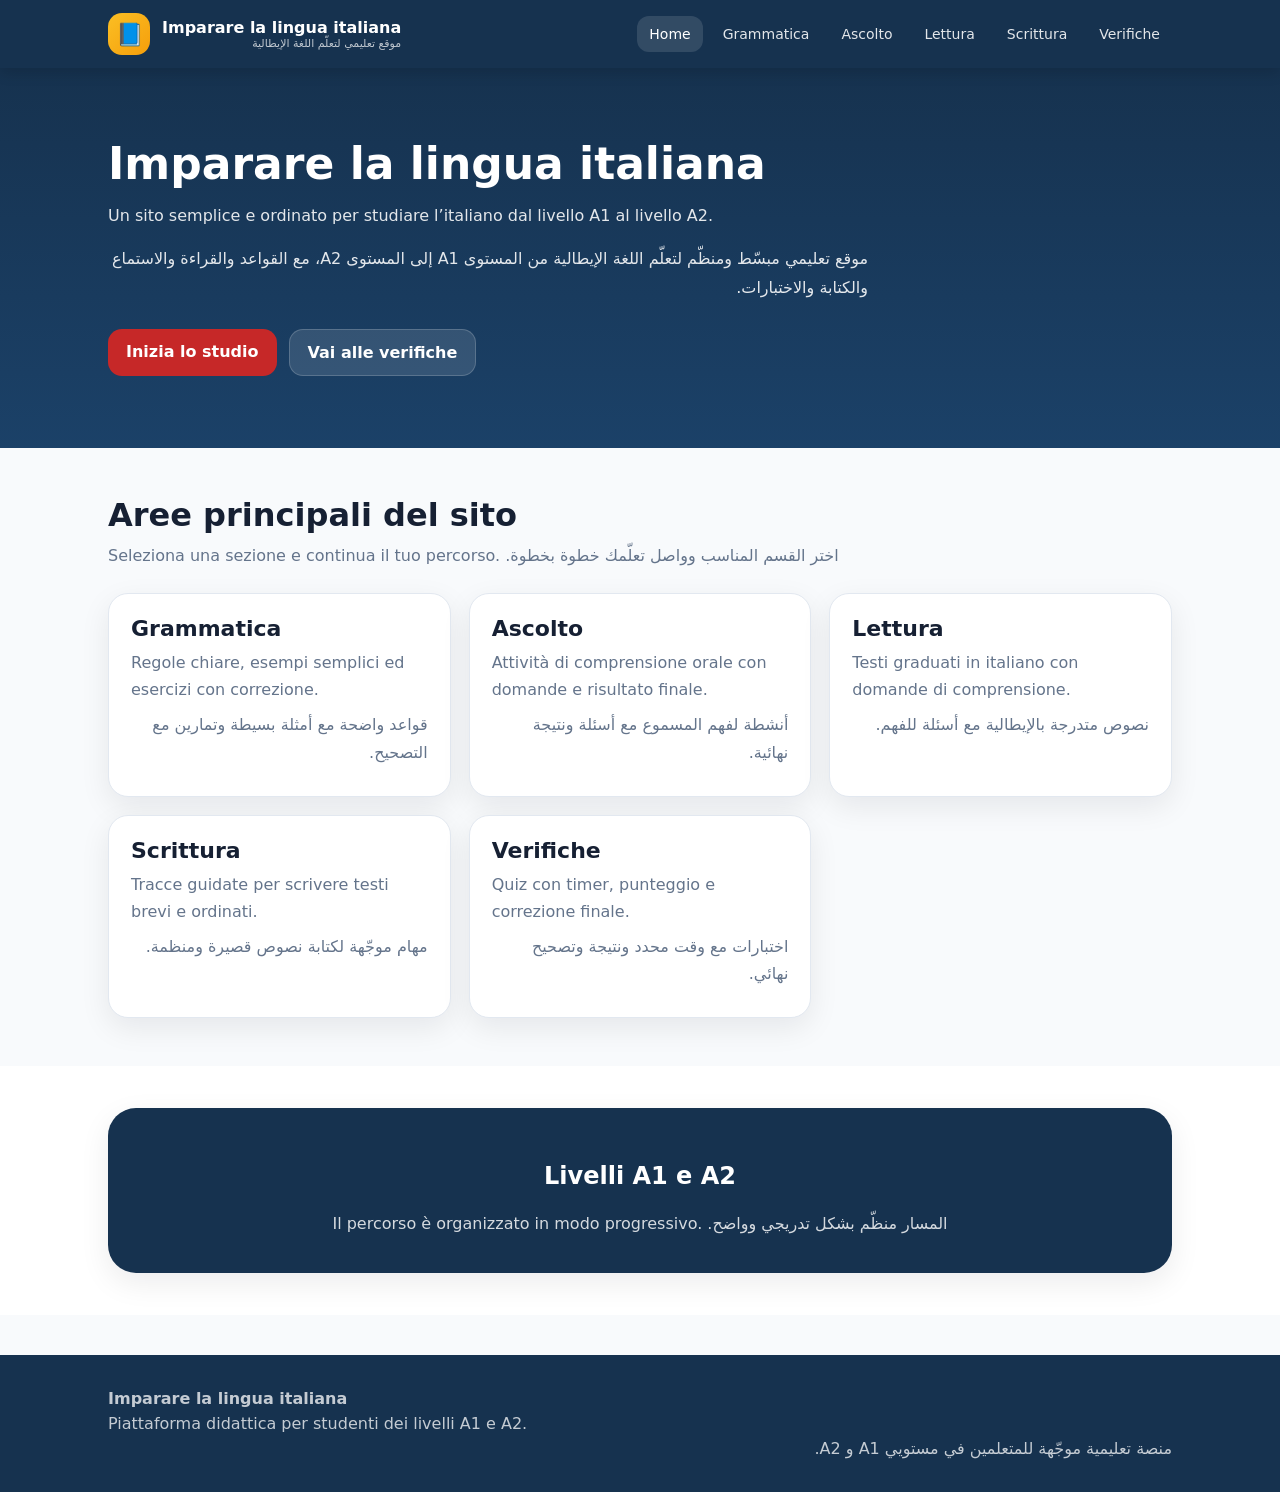
<file: index.html>
<!doctype html><html lang="it"><head><meta charset="utf-8"><meta name="viewport" content="width=device-width, initial-scale=1"><title>Imparare la lingua italiana</title><link rel="stylesheet" href="style.css"></head><body><div class="nav"><div class="container nav-inner"><a class="brand" href="index.html"><div class="brand-badge">📘</div><div><div>Imparare la lingua italiana</div><div class="brand-sub" dir="rtl">موقع تعليمي لتعلّم اللغة الإيطالية</div></div></a><div class="nav-links"><a href="index.html" class="active">Home</a><a href="grammar.html" class="">Grammatica</a><a href="listening.html" class="">Ascolto</a><a href="reading.html" class="">Lettura</a><a href="writing.html" class="">Scrittura</a><a href="quizzes.html" class="">Verifiche</a></div></div></div>
<section class="hero"><div class="container"><h1>Imparare la lingua italiana</h1><p>Un sito semplice e ordinato per studiare l’italiano dal livello A1 al livello A2.</p><p dir="rtl">موقع تعليمي مبسّط ومنظّم لتعلّم اللغة الإيطالية من المستوى A1 إلى المستوى A2، مع القواعد والقراءة والاستماع والكتابة والاختبارات.</p><div class="hero-actions"><a class="btn btn-primary" href="grammar.html">Inizia lo studio</a><a class="btn btn-secondary" href="quizzes.html">Vai alle verifiche</a></div></div></section>
<section class="section"><div class="container"><h2>Aree principali del sito</h2><p class="sub">Seleziona una sezione e continua il tuo percorso. <span dir="rtl">اختر القسم المناسب وواصل تعلّمك خطوة بخطوة.</span></p><div class="grid"><a class="card" href="grammar.html"><h3>Grammatica</h3><p>Regole chiare, esempi semplici ed esercizi con correzione.</p><p dir="rtl">قواعد واضحة مع أمثلة بسيطة وتمارين مع التصحيح.</p></a><a class="card" href="listening.html"><h3>Ascolto</h3><p>Attività di comprensione orale con domande e risultato finale.</p><p dir="rtl">أنشطة لفهم المسموع مع أسئلة ونتيجة نهائية.</p></a><a class="card" href="reading.html"><h3>Lettura</h3><p>Testi graduati in italiano con domande di comprensione.</p><p dir="rtl">نصوص متدرجة بالإيطالية مع أسئلة للفهم.</p></a><a class="card" href="writing.html"><h3>Scrittura</h3><p>Tracce guidate per scrivere testi brevi e ordinati.</p><p dir="rtl">مهام موجّهة لكتابة نصوص قصيرة ومنظمة.</p></a><a class="card" href="quizzes.html"><h3>Verifiche</h3><p>Quiz con timer, punteggio e correzione finale.</p><p dir="rtl">اختبارات مع وقت محدد ونتيجة وتصحيح نهائي.</p></a></div></div></section>
<section class="banner"><div class="container"><div class="banner-box"><h2>Livelli A1 e A2</h2><p>Il percorso è organizzato in modo progressivo. <span dir="rtl">المسار منظّم بشكل تدريجي وواضح.</span></p></div></div></section>
<div class="footer"><div class="container"><p><strong>Imparare la lingua italiana</strong></p><p>Piattaforma didattica per studenti dei livelli A1 e A2.</p><p dir="rtl">منصة تعليمية موجّهة للمتعلمين في مستويي A1 و A2.</p></div></div></body></html>
</file>
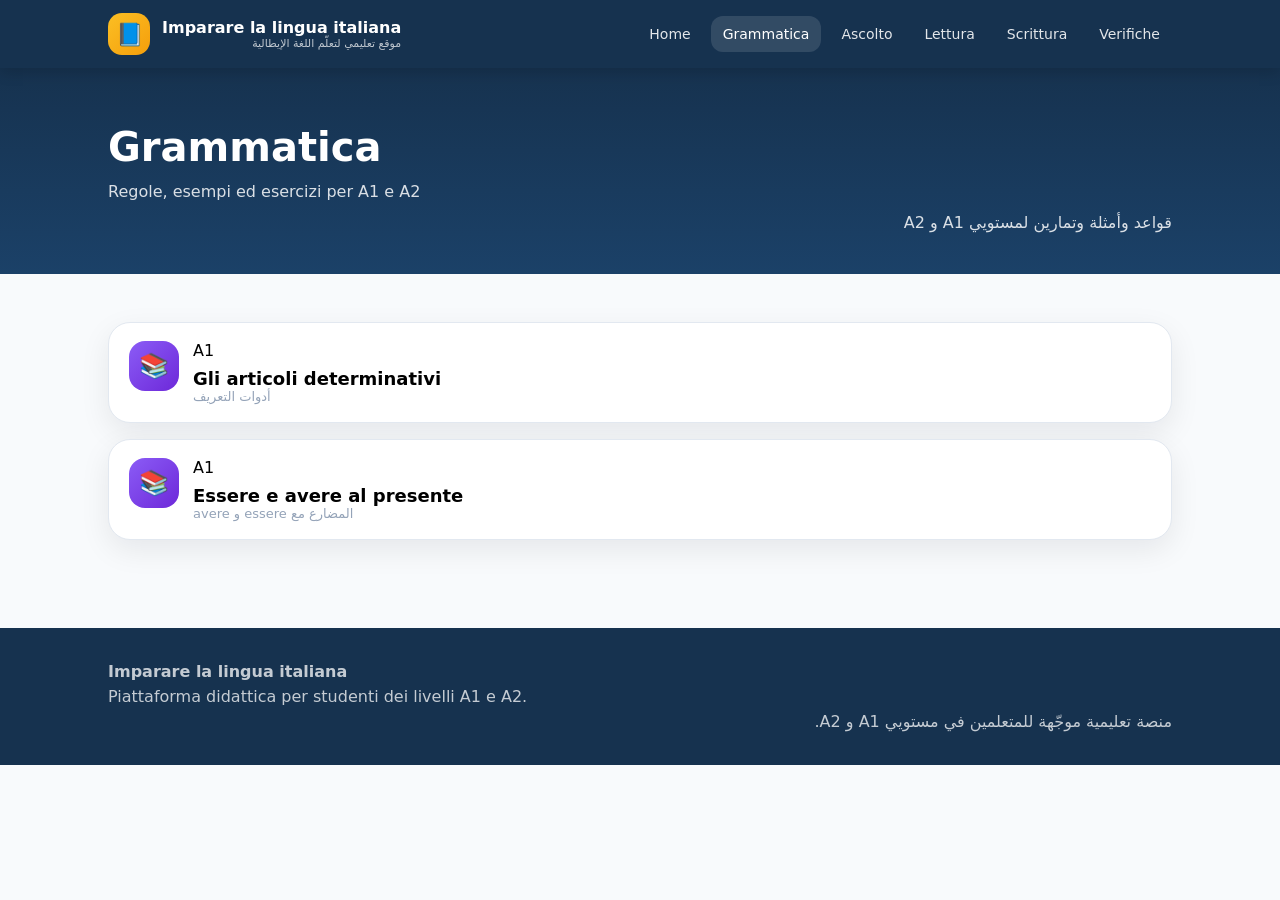
<file: grammar.html>
<!doctype html><html lang="it"><head><meta charset="utf-8"><meta name="viewport" content="width=device-width, initial-scale=1"><title>Grammatica</title><link rel="stylesheet" href="style.css"></head><body><div class="nav"><div class="container nav-inner"><a class="brand" href="index.html"><div class="brand-badge">📘</div><div><div>Imparare la lingua italiana</div><div class="brand-sub" dir="rtl">موقع تعليمي لتعلّم اللغة الإيطالية</div></div></a><div class="nav-links"><a href="index.html" class="">Home</a><a href="grammar.html" class="active">Grammatica</a><a href="listening.html" class="">Ascolto</a><a href="reading.html" class="">Lettura</a><a href="writing.html" class="">Scrittura</a><a href="quizzes.html" class="">Verifiche</a></div></div></div><section class="page-head"><div class="container"><h1>Grammatica</h1><p>Regole, esempi ed esercizi per A1 e A2</p><p dir="rtl">قواعد وأمثلة وتمارين لمستويي A1 و A2</p></div></section><section class="section"><div class="container"><div id="app"></div></div></section>
<script>
const DATA = [{"id": 1, "titleIt": "Gli articoli determinativi", "titleAr": "أدوات التعريف", "level": "A1", "explanationIt": "Gli articoli determinativi sono: il, lo, la, i, gli, le. Si usano prima del nome per indicare qualcosa di specifico.", "explanationAr": "أدوات التعريف في الإيطالية هي: il, lo, la, i, gli, le. تُستعمل قبل الاسم للدلالة على شيء محدّد.", "exercises": [{"question": "___ libro è sul tavolo.", "questionAr": "الكتاب على الطاولة.", "options": ["Il", "La", "Lo", "Le"], "correct": 0}, {"question": "___ studentessa è brava.", "questionAr": "الطالبة مجتهدة.", "options": ["Il", "La", "Lo", "Gli"], "correct": 1}, {"question": "___ zaino è nuovo.", "questionAr": "الحقيبة جديدة.", "options": ["Il", "La", "Lo", "I"], "correct": 2}]}, {"id": 2, "titleIt": "Essere e avere al presente", "titleAr": "المضارع مع essere و avere", "level": "A1", "explanationIt": "Essere: io sono, tu sei, lui/lei è, noi siamo, voi siete, loro sono. Avere: io ho, tu hai, lui/lei ha, noi abbiamo, voi avete, loro hanno.", "explanationAr": "الفعلان essere و avere من أهم الأفعال في الإيطالية، ويُستعملان باستمرار في الجمل اليومية.", "exercises": [{"question": "Io ___ italiano.", "questionAr": "أنا إيطالي.", "options": ["sono", "ho", "sei", "hai"], "correct": 0}, {"question": "Tu ___ un fratello.", "questionAr": "لديك أخ.", "options": ["sei", "hai", "sono", "ho"], "correct": 1}, {"question": "Lei ___ una studentessa.", "questionAr": "هي طالبة.", "options": ["ha", "è", "sono", "hanno"], "correct": 1}]}];const root=document.getElementById('app'); let selected=null; let answers={}; let submitted={}; let texts={}; let showText={}; let quizStarted=false; let quizSubmitted=false; let quizTimeLeft=0; let timer=null;
function listView(){
  root.innerHTML = '<div class="list">' + DATA.map((item,i)=>`
    <button class="item-btn" onclick="openItem(${i})">
      <div class="item-row"><div class="item-main"><div class="iconbox icon-purple">📚</div><div><div><span class="level ${item.level.toLowerCase()}">${item.level}</span></div><div style="font-weight:800;font-size:18px;margin-top:8px">${item.titleIt}</div><div class="small-ar" dir="rtl">${item.titleAr}</div></div></div></div>
    </button>`).join('') + '</div>';
}
function openItem(i){selected=i; render();}
function back(){selected=null; render();}
function optionClass(done,sel,j,correct){
  let cls='option';
  if(done){ if(j===correct) cls+=' correct'; else if(sel===j && j!==correct) cls+=' wrong'; }
  else if(sel===j) cls+=' selected';
  return cls;
}
function wordCount(t){ return t.trim() ? t.trim().split(/\s+/).length : 0; }
function fmt(sec){ const m=Math.floor(sec/60); const s=sec%60; return m+':'+String(s).padStart(2,'0'); }
function render(){
 if(selected===null){ listView(); return; }
 const item = DATA[selected];

 const score = item.exercises.filter((q,i)=>answers[item.id+'-'+i]===q.correct).length;
 const allAnswered = item.exercises.every((q,i)=>answers[item.id+'-'+i]!==undefined);
 root.innerHTML = `<a href="#" class="back" onclick="back();return false;">← Torna alla lista</a><div class="panel"><span class="level ${item.level.toLowerCase()}">${item.level}</span><h2 style="margin:10px 0 6px">${item.titleIt}</h2><div class="small-ar" dir="rtl">${item.titleAr}</div><div class="explain"><p>${item.explanationIt}</p><p dir="rtl">${item.explanationAr}</p></div>${item.exercises.map((q,i)=>{ const key=item.id+'-'+i; const sel=answers[key]; const done=submitted[item.id]; return `<div class="question"><p><strong>${i+1}. ${q.question}</strong></p><p class="small-ar" dir="rtl">${q.questionAr}</p><div class="options">${q.options.map((opt,j)=>`<button class="${optionClass(done,sel,j,q.correct)}" onclick="if(!submitted[${item.id}]){{answers['${item.id}-'+${i}]=${j}; render();}}">${opt}</button>`).join('')}</div>${done?`<div style="margin-top:10px;font-size:14px">${sel===q.correct?'Corretto — صحيح':'Sbagliato — خطأ. Risposta corretta: '+q.options[q.correct]}</div>`:''}</div>`; }).join('')}<div class="actions">${submitted[item.id]?`<div class="scorebox">★ ${score} / ${item.exercises.length} <span dir="rtl">— النتيجة</span></div>`:`<button class="submit-btn green" ${!allAnswered?'disabled':''} onclick="submitted[${item.id}]=true;render();">Controlla</button>`}</div></div>`;
}
function startQuiz(){quizStarted=true; quizSubmitted=false; quizTimeLeft=DATA[selected].timeLimit; if(timer) clearInterval(timer); timer=setInterval(()=>{quizTimeLeft--; if(quizTimeLeft<=0){submitQuiz();} render();},1000); render();}
function submitQuiz(){quizSubmitted=true; if(timer) clearInterval(timer); render();}
function resetQuiz(){selected=null; quizStarted=false; quizSubmitted=false; quizTimeLeft=0; answers={}; if(timer) clearInterval(timer); render();}
render();
</script><div class="footer"><div class="container"><p><strong>Imparare la lingua italiana</strong></p><p>Piattaforma didattica per studenti dei livelli A1 e A2.</p><p dir="rtl">منصة تعليمية موجّهة للمتعلمين في مستويي A1 و A2.</p></div></div></body></html>
</file>
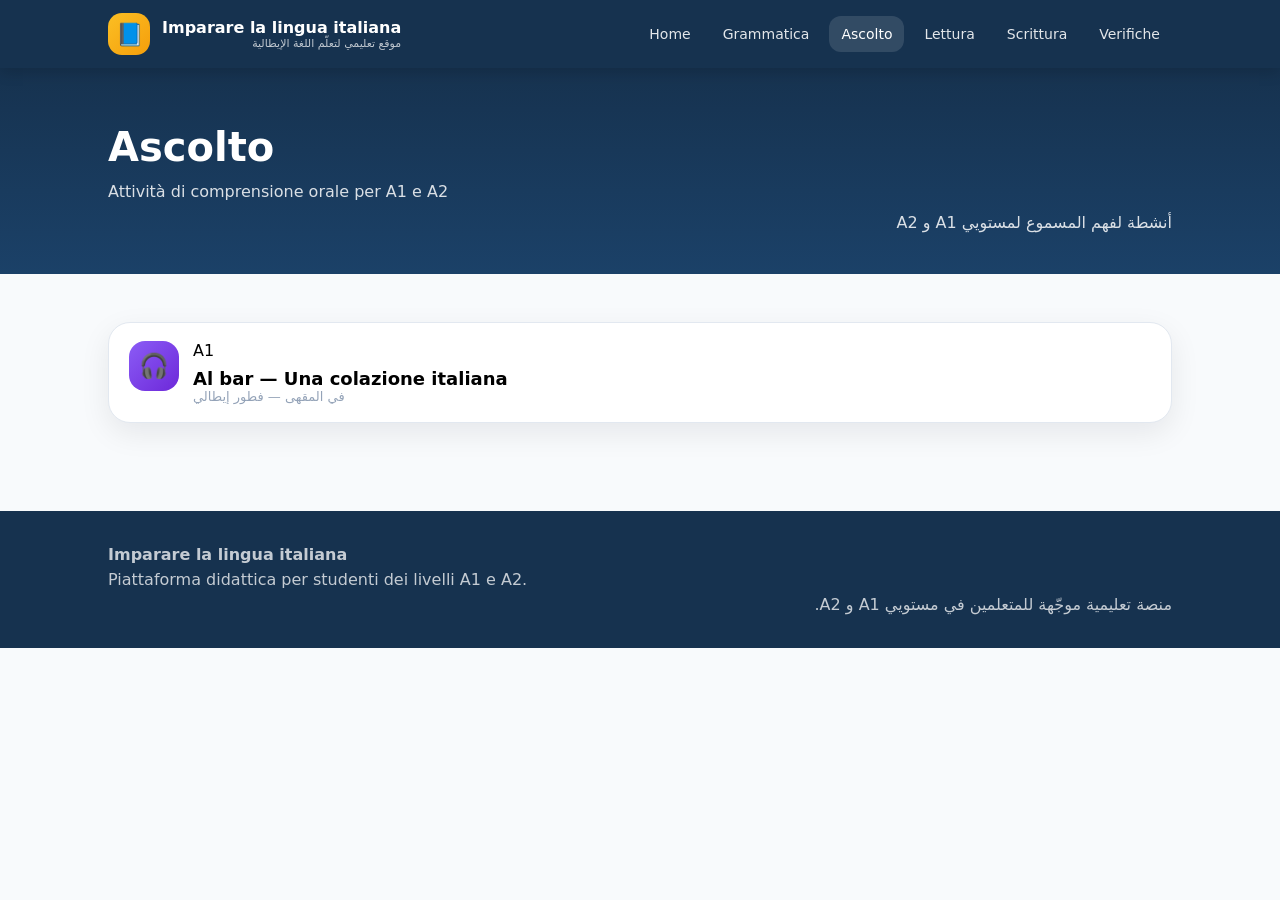
<file: listening.html>
<!doctype html><html lang="it"><head><meta charset="utf-8"><meta name="viewport" content="width=device-width, initial-scale=1"><title>Ascolto</title><link rel="stylesheet" href="style.css"></head><body><div class="nav"><div class="container nav-inner"><a class="brand" href="index.html"><div class="brand-badge">📘</div><div><div>Imparare la lingua italiana</div><div class="brand-sub" dir="rtl">موقع تعليمي لتعلّم اللغة الإيطالية</div></div></a><div class="nav-links"><a href="index.html" class="">Home</a><a href="grammar.html" class="">Grammatica</a><a href="listening.html" class="active">Ascolto</a><a href="reading.html" class="">Lettura</a><a href="writing.html" class="">Scrittura</a><a href="quizzes.html" class="">Verifiche</a></div></div></div><section class="page-head"><div class="container"><h1>Ascolto</h1><p>Attività di comprensione orale per A1 e A2</p><p dir="rtl">أنشطة لفهم المسموع لمستويي A1 و A2</p></div></section><section class="section"><div class="container"><div id="app"></div></div></section>
<script>
const DATA = [{"id": 1, "titleIt": "Al bar — Una colazione italiana", "titleAr": "في المقهى — فطور إيطالي", "level": "A1", "transcript": "— Buongiorno! Cosa desidera?\\n— Vorrei un cappuccino e un cornetto, per favore.\\n— Il cornetto lo vuole alla crema o alla marmellata?\\n— Alla crema, grazie.\\n— Quant'è?\\n— Sono tre euro e cinquanta.", "transcriptAr": "— صباح الخير! ماذا تريد؟\\n— أريد كابتشينو وكرواسون، من فضلك.\\n— هل تريد الكرواسون بالكريمة أم بالمربى؟\\n— بالكريمة، شكراً.\\n— كم الثمن؟\\n— ثلاثة يورو وخمسون سنتاً.", "questions": [{"question": "Dove si svolge il dialogo?", "questionAr": "أين يدور الحوار؟", "options": ["Al ristorante", "Al bar", "A scuola", "In ufficio"], "correct": 1}, {"question": "Cosa ordina il cliente da bere?", "questionAr": "ماذا يطلب الزبون للشرب؟", "options": ["Un tè", "Un caffè", "Un cappuccino", "Un succo"], "correct": 2}, {"question": "Che tipo di cornetto sceglie?", "questionAr": "أي نوع كرواسون يختار؟", "options": ["Alla marmellata", "Al cioccolato", "Vuoto", "Alla crema"], "correct": 3}]}];const root=document.getElementById('app'); let selected=null; let answers={}; let submitted={}; let texts={}; let showText={}; let quizStarted=false; let quizSubmitted=false; let quizTimeLeft=0; let timer=null;
function listView(){
  root.innerHTML = '<div class="list">' + DATA.map((item,i)=>`
    <button class="item-btn" onclick="openItem(${i})">
      <div class="item-row"><div class="item-main"><div class="iconbox icon-purple">🎧</div><div><div><span class="level ${item.level.toLowerCase()}">${item.level}</span></div><div style="font-weight:800;font-size:18px;margin-top:8px">${item.titleIt}</div><div class="small-ar" dir="rtl">${item.titleAr}</div></div></div></div>
    </button>`).join('') + '</div>';
}
function openItem(i){selected=i; render();}
function back(){selected=null; render();}
function optionClass(done,sel,j,correct){
  let cls='option';
  if(done){ if(j===correct) cls+=' correct'; else if(sel===j && j!==correct) cls+=' wrong'; }
  else if(sel===j) cls+=' selected';
  return cls;
}
function wordCount(t){ return t.trim() ? t.trim().split(/\s+/).length : 0; }
function fmt(sec){ const m=Math.floor(sec/60); const s=sec%60; return m+':'+String(s).padStart(2,'0'); }
function render(){
 if(selected===null){ listView(); return; }
 const item = DATA[selected];

 const score = item.questions.filter((q,i)=>answers[item.id+'-'+i]===q.correct).length;
 const allAnswered = item.questions.every((q,i)=>answers[item.id+'-'+i]!==undefined);
 root.innerHTML = `<a href="#" class="back" onclick="back();return false;">← Torna alla lista</a><div class="panel"><span class="level ${item.level.toLowerCase()}">${item.level}</span><h2 style="margin:10px 0 6px">${item.titleIt}</h2><div class="small-ar" dir="rtl">${item.titleAr}</div><div class="explain" style="background:#f5f3ff"><p><strong>Leggi il dialogo e rispondi</strong></p><p dir="rtl">اقرأ الحوار ثم أجب عن الأسئلة</p><button class="btn" style="padding:10px 14px;background:#fff;border:1px solid var(--border);color:#6d28d9" onclick="showText[item.id]=!showText[item.id];render();">${showText[item.id]?'Nascondi il testo':'Mostra il testo'}</button></div>${showText[item.id]?`<div class="text-block">${item.transcript.replace(/\n/g,'<br>')}</div><div class="text-block ar" dir="rtl">${item.transcriptAr.replace(/\n/g,'<br>')}</div>`:''}</div>${item.questions.map((q,i)=>{ const key=item.id+'-'+i; const sel=answers[key]; const done=submitted[item.id]; return `<div class="question"><p><strong>${i+1}. ${q.question}</strong></p><p class="small-ar" dir="rtl">${q.questionAr}</p><div class="options">${q.options.map((opt,j)=>`<button class="${optionClass(done,sel,j,q.correct)}" onclick="if(!submitted[${item.id}]){{answers['${item.id}-'+${i}]=${j}; render();}}">${opt}</button>`).join('')}</div>${done?`<div style="margin-top:10px;font-size:14px">${sel===q.correct?'Corretto — صحيح':'Sbagliato — خطأ. Risposta corretta: '+q.options[q.correct]}</div>`:''}</div>`; }).join('')}<div class="actions">${submitted[item.id]?`<div class="scorebox">★ ${score} / ${item.questions.length} <span dir="rtl">— النتيجة</span></div>`:`<button class="submit-btn purple" ${!allAnswered?'disabled':''} onclick="submitted[${item.id}]=true;render();">Controlla le risposte</button>`}</div>`;
}
function startQuiz(){quizStarted=true; quizSubmitted=false; quizTimeLeft=DATA[selected].timeLimit; if(timer) clearInterval(timer); timer=setInterval(()=>{quizTimeLeft--; if(quizTimeLeft<=0){submitQuiz();} render();},1000); render();}
function submitQuiz(){quizSubmitted=true; if(timer) clearInterval(timer); render();}
function resetQuiz(){selected=null; quizStarted=false; quizSubmitted=false; quizTimeLeft=0; answers={}; if(timer) clearInterval(timer); render();}
render();
</script><div class="footer"><div class="container"><p><strong>Imparare la lingua italiana</strong></p><p>Piattaforma didattica per studenti dei livelli A1 e A2.</p><p dir="rtl">منصة تعليمية موجّهة للمتعلمين في مستويي A1 و A2.</p></div></div></body></html>
</file>
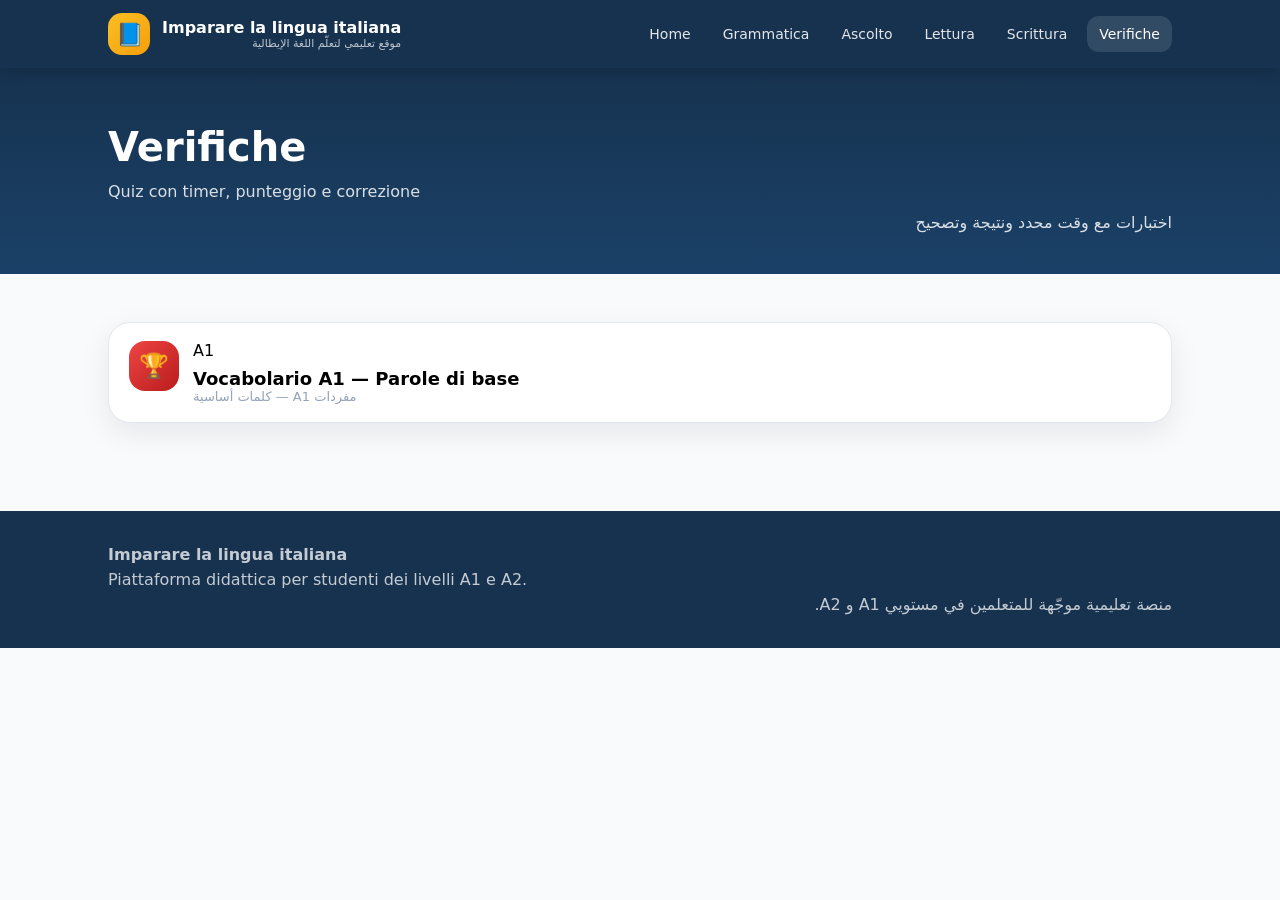
<file: quizzes.html>
<!doctype html><html lang="it"><head><meta charset="utf-8"><meta name="viewport" content="width=device-width, initial-scale=1"><title>Verifiche</title><link rel="stylesheet" href="style.css"></head><body><div class="nav"><div class="container nav-inner"><a class="brand" href="index.html"><div class="brand-badge">📘</div><div><div>Imparare la lingua italiana</div><div class="brand-sub" dir="rtl">موقع تعليمي لتعلّم اللغة الإيطالية</div></div></a><div class="nav-links"><a href="index.html" class="">Home</a><a href="grammar.html" class="">Grammatica</a><a href="listening.html" class="">Ascolto</a><a href="reading.html" class="">Lettura</a><a href="writing.html" class="">Scrittura</a><a href="quizzes.html" class="active">Verifiche</a></div></div></div><section class="page-head"><div class="container"><h1>Verifiche</h1><p>Quiz con timer, punteggio e correzione</p><p dir="rtl">اختبارات مع وقت محدد ونتيجة وتصحيح</p></div></section><section class="section"><div class="container"><div id="app"></div></div></section>
<script>
const DATA = [{"id": 1, "titleIt": "Vocabolario A1 — Parole di base", "titleAr": "مفردات A1 — كلمات أساسية", "level": "A1", "timeLimit": 120, "questions": [{"question": "Come si dice 'كتاب' in italiano?", "questionAr": "ما ترجمة 'كتاب' بالإيطالية؟", "options": ["Penna", "Libro", "Quaderno", "Tavolo"], "correct": 1}, {"question": "Cosa significa 'acqua'?", "questionAr": "ما معنى 'acqua'؟", "options": ["طعام", "ماء", "هواء", "نار"], "correct": 1}, {"question": "Come si dice 'مدرسة' in italiano?", "questionAr": "ما ترجمة 'مدرسة' بالإيطالية؟", "options": ["Casa", "Ufficio", "Scuola", "Ospedale"], "correct": 2}]}];const root=document.getElementById('app'); let selected=null; let answers={}; let submitted={}; let texts={}; let showText={}; let quizStarted=false; let quizSubmitted=false; let quizTimeLeft=0; let timer=null;
function listView(){
  root.innerHTML = '<div class="list">' + DATA.map((item,i)=>`
    <button class="item-btn" onclick="openItem(${i})">
      <div class="item-row"><div class="item-main"><div class="iconbox icon-red">🏆</div><div><div><span class="level ${item.level.toLowerCase()}">${item.level}</span></div><div style="font-weight:800;font-size:18px;margin-top:8px">${item.titleIt}</div><div class="small-ar" dir="rtl">${item.titleAr}</div></div></div></div>
    </button>`).join('') + '</div>';
}
function openItem(i){selected=i; render();}
function back(){selected=null; render();}
function optionClass(done,sel,j,correct){
  let cls='option';
  if(done){ if(j===correct) cls+=' correct'; else if(sel===j && j!==correct) cls+=' wrong'; }
  else if(sel===j) cls+=' selected';
  return cls;
}
function wordCount(t){ return t.trim() ? t.trim().split(/\s+/).length : 0; }
function fmt(sec){ const m=Math.floor(sec/60); const s=sec%60; return m+':'+String(s).padStart(2,'0'); }
function render(){
 if(selected===null){ listView(); return; }
 const item = DATA[selected];

 if(!quizStarted){
   root.innerHTML = `<a href="#" class="back" onclick="resetQuiz();return false;">← Torna alla lista</a><div class="panel" style="max-width:560px;margin:0 auto;text-align:center"><div style="font-size:56px">🏆</div><h2 style="margin:10px 0 6px">${item.titleIt}</h2><div class="small-ar" dir="rtl">${item.titleAr}</div><p style="color:#64748b">${Math.floor(item.timeLimit/60)} minuti — ${item.questions.length} domande</p><button class="submit-btn red" onclick="startQuiz()">Inizia il quiz</button></div>`;
   return;
 }
 const score = item.questions.filter((q,i)=>answers[item.id+'-'+i]===q.correct).length;
 root.innerHTML = `<div class="actions" style="margin-bottom:18px"><h2 style="margin:0">${item.titleIt}</h2><div class="timer">⏱️ ${fmt(quizTimeLeft)}</div></div>${quizSubmitted?`<div class="result-banner"><h3 style="margin:0">${score} / ${item.questions.length}</h3><p dir="rtl">النتيجة النهائية</p><button class="submit-btn red" onclick="resetQuiz()">Torna alle verifiche</button></div>`:''}${item.questions.map((q,i)=>{ const key=item.id+'-'+i; const sel=answers[key]; return `<div class="question"><p><strong>${i+1}. ${q.question}</strong></p><p class="small-ar" dir="rtl">${q.questionAr}</p><div class="options">${q.options.map((opt,j)=>`<button class="${optionClass(quizSubmitted,sel,j,q.correct)}" onclick="if(!quizSubmitted){{answers['${item.id}-'+${i}]=${j}; render();}}">${opt}</button>`).join('')}</div>${quizSubmitted?`<div style="margin-top:10px;font-size:14px">${sel===q.correct?'Corretto — صحيح':'Sbagliato — خطأ. Risposta corretta: '+q.options[q.correct]}</div>`:''}</div>`; }).join('')}${!quizSubmitted?`<div class="actions"><button class="submit-btn red" onclick="submitQuiz()">Termina il quiz</button></div>`:''}`;
}
function startQuiz(){quizStarted=true; quizSubmitted=false; quizTimeLeft=DATA[selected].timeLimit; if(timer) clearInterval(timer); timer=setInterval(()=>{quizTimeLeft--; if(quizTimeLeft<=0){submitQuiz();} render();},1000); render();}
function submitQuiz(){quizSubmitted=true; if(timer) clearInterval(timer); render();}
function resetQuiz(){selected=null; quizStarted=false; quizSubmitted=false; quizTimeLeft=0; answers={}; if(timer) clearInterval(timer); render();}
render();
</script><div class="footer"><div class="container"><p><strong>Imparare la lingua italiana</strong></p><p>Piattaforma didattica per studenti dei livelli A1 e A2.</p><p dir="rtl">منصة تعليمية موجّهة للمتعلمين في مستويي A1 و A2.</p></div></div></body></html>
</file>
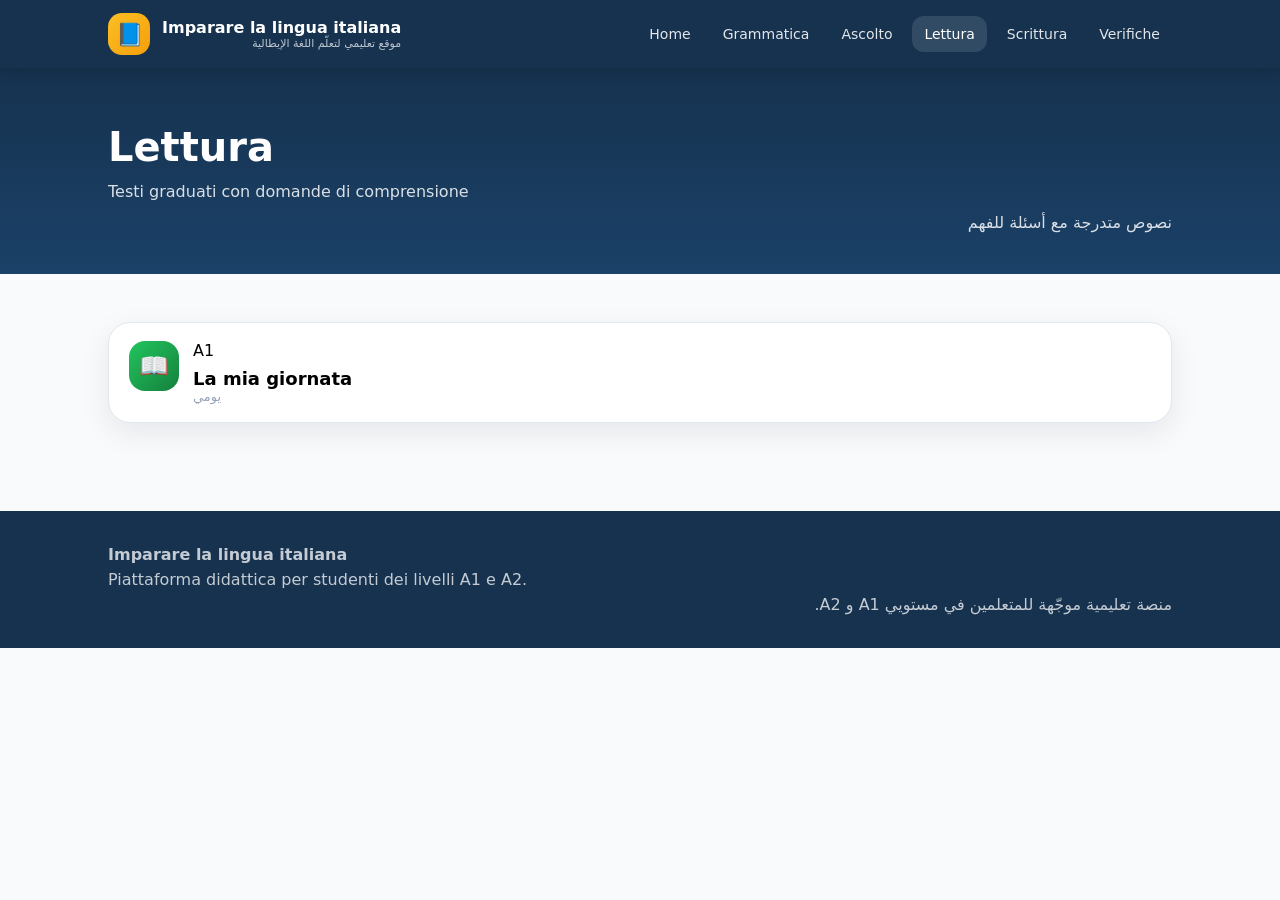
<file: reading.html>
<!doctype html><html lang="it"><head><meta charset="utf-8"><meta name="viewport" content="width=device-width, initial-scale=1"><title>Lettura</title><link rel="stylesheet" href="style.css"></head><body><div class="nav"><div class="container nav-inner"><a class="brand" href="index.html"><div class="brand-badge">📘</div><div><div>Imparare la lingua italiana</div><div class="brand-sub" dir="rtl">موقع تعليمي لتعلّم اللغة الإيطالية</div></div></a><div class="nav-links"><a href="index.html" class="">Home</a><a href="grammar.html" class="">Grammatica</a><a href="listening.html" class="">Ascolto</a><a href="reading.html" class="active">Lettura</a><a href="writing.html" class="">Scrittura</a><a href="quizzes.html" class="">Verifiche</a></div></div></div><section class="page-head"><div class="container"><h1>Lettura</h1><p>Testi graduati con domande di comprensione</p><p dir="rtl">نصوص متدرجة مع أسئلة للفهم</p></div></section><section class="section"><div class="container"><div id="app"></div></div></section>
<script>
const DATA = [{"id": 1, "titleIt": "La mia giornata", "titleAr": "يومي", "level": "A1", "text": "Mi chiamo Giulia e ho ventidue anni. Abito a Roma con la mia famiglia. Ogni mattina mi sveglio alle sette. Poi vado all'università in autobus. Il pomeriggio studio in biblioteca. Vado a dormire alle undici.", "textAr": "اسمي جوليا وعمري اثنان وعشرون عاماً. أسكن في روما مع عائلتي. كل صباح أستيقظ في السابعة. ثم أذهب إلى الجامعة بالحافلة. بعد الظهر أدرس في المكتبة. أذهب إلى النوم في الحادية عشرة.", "questions": [{"question": "Quanti anni ha Giulia?", "questionAr": "كم عمر جوليا؟", "options": ["20 anni", "21 anni", "22 anni", "23 anni"], "correct": 2}, {"question": "Dove abita Giulia?", "questionAr": "أين تسكن جوليا؟", "options": ["A Milano", "A Roma", "A Firenze", "A Napoli"], "correct": 1}, {"question": "Come va all'università?", "questionAr": "كيف تذهب إلى الجامعة؟", "options": ["In treno", "A piedi", "In autobus", "In macchina"], "correct": 2}]}];const root=document.getElementById('app'); let selected=null; let answers={}; let submitted={}; let texts={}; let showText={}; let quizStarted=false; let quizSubmitted=false; let quizTimeLeft=0; let timer=null;
function listView(){
  root.innerHTML = '<div class="list">' + DATA.map((item,i)=>`
    <button class="item-btn" onclick="openItem(${i})">
      <div class="item-row"><div class="item-main"><div class="iconbox icon-green">📖</div><div><div><span class="level ${item.level.toLowerCase()}">${item.level}</span></div><div style="font-weight:800;font-size:18px;margin-top:8px">${item.titleIt}</div><div class="small-ar" dir="rtl">${item.titleAr}</div></div></div></div>
    </button>`).join('') + '</div>';
}
function openItem(i){selected=i; render();}
function back(){selected=null; render();}
function optionClass(done,sel,j,correct){
  let cls='option';
  if(done){ if(j===correct) cls+=' correct'; else if(sel===j && j!==correct) cls+=' wrong'; }
  else if(sel===j) cls+=' selected';
  return cls;
}
function wordCount(t){ return t.trim() ? t.trim().split(/\s+/).length : 0; }
function fmt(sec){ const m=Math.floor(sec/60); const s=sec%60; return m+':'+String(s).padStart(2,'0'); }
function render(){
 if(selected===null){ listView(); return; }
 const item = DATA[selected];

 const score = item.questions.filter((q,i)=>answers[item.id+'-'+i]===q.correct).length;
 const allAnswered = item.questions.every((q,i)=>answers[item.id+'-'+i]!==undefined);
 root.innerHTML = `<a href="#" class="back" onclick="back();return false;">← Torna alla lista</a><div class="panel"><span class="level ${item.level.toLowerCase()}">${item.level}</span><h2 style="margin:10px 0 6px">${item.titleIt}</h2><div class="small-ar" dir="rtl">${item.titleAr}</div><div class="text-block">${item.text}</div><div class="text-block ar" dir="rtl">${item.textAr}</div></div>${item.questions.map((q,i)=>{ const key=item.id+'-'+i; const sel=answers[key]; const done=submitted[item.id]; return `<div class="question"><p><strong>${i+1}. ${q.question}</strong></p><p class="small-ar" dir="rtl">${q.questionAr}</p><div class="options">${q.options.map((opt,j)=>`<button class="${optionClass(done,sel,j,q.correct)}" onclick="if(!submitted[${item.id}]){{answers['${item.id}-'+${i}]=${j}; render();}}">${opt}</button>`).join('')}</div>${done?`<div style="margin-top:10px;font-size:14px">${sel===q.correct?'Corretto — صحيح':'Sbagliato — خطأ. Risposta corretta: '+q.options[q.correct]}</div>`:''}</div>`; }).join('')}<div class="actions">${submitted[item.id]?`<div class="scorebox">★ ${score} / ${item.questions.length} <span dir="rtl">— النتيجة</span></div>`:`<button class="submit-btn green" ${!allAnswered?'disabled':''} onclick="submitted[${item.id}]=true;render();">Controlla le risposte</button>`}</div>`;
}
function startQuiz(){quizStarted=true; quizSubmitted=false; quizTimeLeft=DATA[selected].timeLimit; if(timer) clearInterval(timer); timer=setInterval(()=>{quizTimeLeft--; if(quizTimeLeft<=0){submitQuiz();} render();},1000); render();}
function submitQuiz(){quizSubmitted=true; if(timer) clearInterval(timer); render();}
function resetQuiz(){selected=null; quizStarted=false; quizSubmitted=false; quizTimeLeft=0; answers={}; if(timer) clearInterval(timer); render();}
render();
</script><div class="footer"><div class="container"><p><strong>Imparare la lingua italiana</strong></p><p>Piattaforma didattica per studenti dei livelli A1 e A2.</p><p dir="rtl">منصة تعليمية موجّهة للمتعلمين في مستويي A1 و A2.</p></div></div></body></html>
</file>
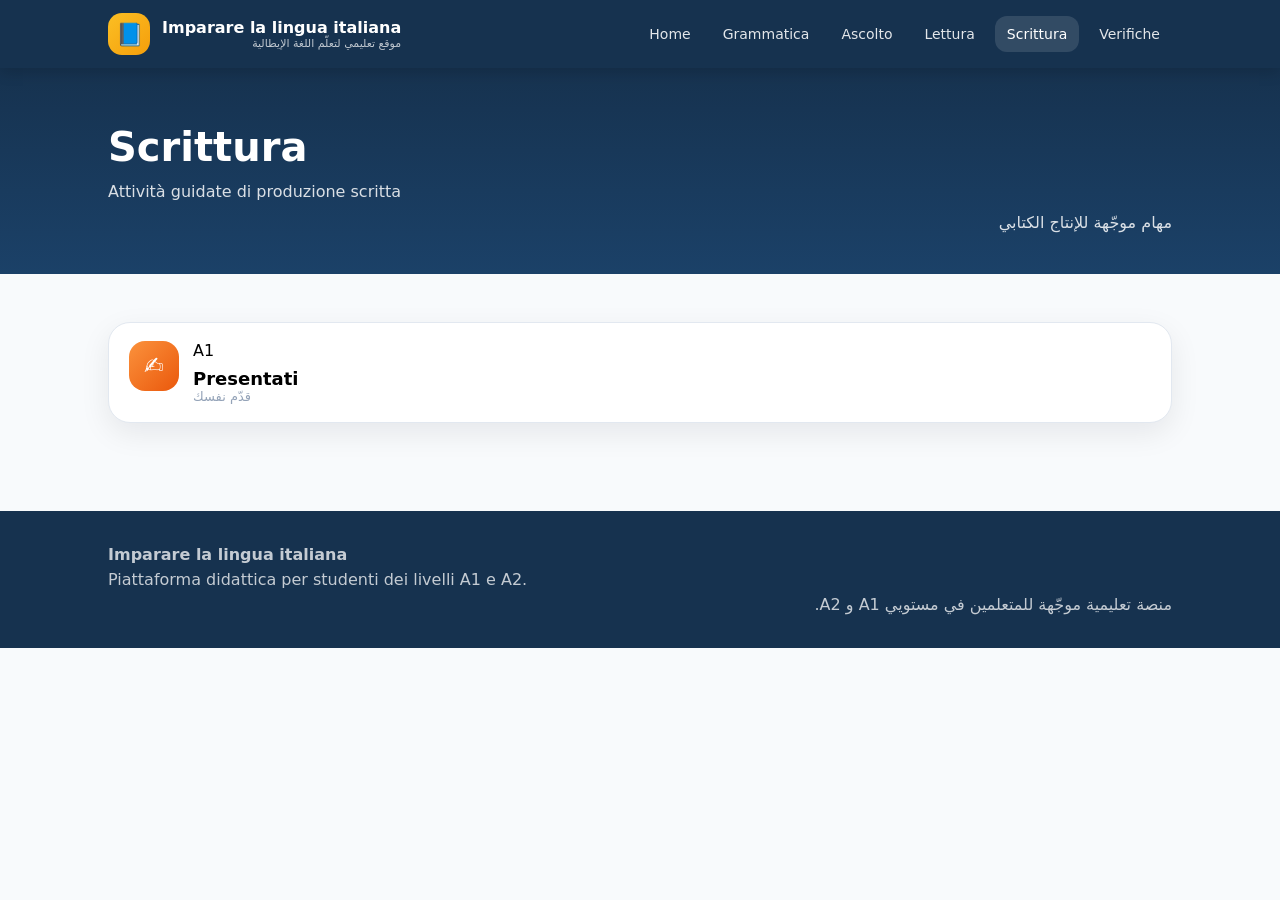
<file: writing.html>
<!doctype html><html lang="it"><head><meta charset="utf-8"><meta name="viewport" content="width=device-width, initial-scale=1"><title>Scrittura</title><link rel="stylesheet" href="style.css"></head><body><div class="nav"><div class="container nav-inner"><a class="brand" href="index.html"><div class="brand-badge">📘</div><div><div>Imparare la lingua italiana</div><div class="brand-sub" dir="rtl">موقع تعليمي لتعلّم اللغة الإيطالية</div></div></a><div class="nav-links"><a href="index.html" class="">Home</a><a href="grammar.html" class="">Grammatica</a><a href="listening.html" class="">Ascolto</a><a href="reading.html" class="">Lettura</a><a href="writing.html" class="active">Scrittura</a><a href="quizzes.html" class="">Verifiche</a></div></div></div><section class="page-head"><div class="container"><h1>Scrittura</h1><p>Attività guidate di produzione scritta</p><p dir="rtl">مهام موجّهة للإنتاج الكتابي</p></div></section><section class="section"><div class="container"><div id="app"></div></div></section>
<script>
const DATA = [{"id": 1, "titleIt": "Presentati", "titleAr": "قدّم نفسك", "level": "A1", "promptIt": "Scrivi un breve testo per presentarti. Includi: il tuo nome, la tua età, dove abiti, cosa fai e cosa ti piace fare nel tempo libero.", "promptAr": "اكتب نصاً قصيراً لتقديم نفسك. أضف: اسمك، عمرك، أين تسكن، ماذا تفعل، وماذا تحب أن تفعل في وقت الفراغ.", "hints": ["Mi chiamo...", "Ho ... anni.", "Abito a...", "Sono studente/studentessa.", "Mi piace..."], "minWords": 30}];const root=document.getElementById('app'); let selected=null; let answers={}; let submitted={}; let texts={}; let showText={}; let quizStarted=false; let quizSubmitted=false; let quizTimeLeft=0; let timer=null;
function listView(){
  root.innerHTML = '<div class="list">' + DATA.map((item,i)=>`
    <button class="item-btn" onclick="openItem(${i})">
      <div class="item-row"><div class="item-main"><div class="iconbox icon-orange">✍️</div><div><div><span class="level ${item.level.toLowerCase()}">${item.level}</span></div><div style="font-weight:800;font-size:18px;margin-top:8px">${item.titleIt}</div><div class="small-ar" dir="rtl">${item.titleAr}</div></div></div></div>
    </button>`).join('') + '</div>';
}
function openItem(i){selected=i; render();}
function back(){selected=null; render();}
function optionClass(done,sel,j,correct){
  let cls='option';
  if(done){ if(j===correct) cls+=' correct'; else if(sel===j && j!==correct) cls+=' wrong'; }
  else if(sel===j) cls+=' selected';
  return cls;
}
function wordCount(t){ return t.trim() ? t.trim().split(/\s+/).length : 0; }
function fmt(sec){ const m=Math.floor(sec/60); const s=sec%60; return m+':'+String(s).padStart(2,'0'); }
function render(){
 if(selected===null){ listView(); return; }
 const item = DATA[selected];

 const txt = texts[item.id] || '';
 const count = wordCount(txt);
 root.innerHTML = `<a href="#" class="back" onclick="back();return false;">← Torna alla lista</a><div class="panel"><span class="level ${item.level.toLowerCase()}">${item.level}</span><h2 style="margin:10px 0 6px">${item.titleIt}</h2><div class="small-ar" dir="rtl">${item.titleAr}</div><div class="explain" style="background:#fff7ed"><p>${item.promptIt}</p><p dir="rtl">${item.promptAr}</p></div><div class="chips">${item.hints.map(h=>`<span class="chip">${h}</span>`).join('')}</div><textarea class="textarea" oninput="texts[${item.id}]=this.value; render();" ${submitted[item.id]?'disabled':''}>${txt}</textarea><div class="actions"><div style="color:#64748b;font-size:14px">${count} / ${item.minWords} parole minime <span dir="rtl">— الحد الأدنى من الكلمات</span></div>${submitted[item.id]?`<div class="scorebox">✓ Testo inviato con successo</div>`:`<button class="submit-btn orange" ${count<item.minWords?'disabled':''} onclick="submitted[${item.id}]=true; render();">Invia</button>`}</div></div>`;
}
function startQuiz(){quizStarted=true; quizSubmitted=false; quizTimeLeft=DATA[selected].timeLimit; if(timer) clearInterval(timer); timer=setInterval(()=>{quizTimeLeft--; if(quizTimeLeft<=0){submitQuiz();} render();},1000); render();}
function submitQuiz(){quizSubmitted=true; if(timer) clearInterval(timer); render();}
function resetQuiz(){selected=null; quizStarted=false; quizSubmitted=false; quizTimeLeft=0; answers={}; if(timer) clearInterval(timer); render();}
render();
</script><div class="footer"><div class="container"><p><strong>Imparare la lingua italiana</strong></p><p>Piattaforma didattica per studenti dei livelli A1 e A2.</p><p dir="rtl">منصة تعليمية موجّهة للمتعلمين في مستويي A1 و A2.</p></div></div></body></html>
</file>
<file: style.css>
:root{--bg:#f8fafc;--card:#fff;--ink:#162033;--muted:#64748b;--primary:#16324F;--primary2:#1B4168;--accent:#C62828;--green:#2E7D32;--purple:#6d28d9;--orange:#ea580c;--red:#dc2626;--border:#e2e8f0;--amber:#f59e0b;--shadow:0 10px 30px rgba(2,6,23,.08);--radius:20px}
*{box-sizing:border-box}html,body{margin:0;padding:0;font-family:Inter,system-ui,-apple-system,"Segoe UI",Arial,sans-serif;background:var(--bg);color:var(--ink)}a{text-decoration:none;color:inherit}button{font:inherit}
.container{max-width:1100px;margin:0 auto;padding:0 18px}.nav{background:var(--primary);color:#fff;position:sticky;top:0;z-index:20;box-shadow:0 4px 14px rgba(0,0,0,.15)}
.nav-inner{display:flex;align-items:center;justify-content:space-between;gap:14px;min-height:68px}.brand{display:flex;align-items:center;gap:12px;font-weight:800}.brand-badge{width:42px;height:42px;border-radius:14px;background:linear-gradient(135deg,#fbbf24,#f59e0b);display:flex;align-items:center;justify-content:center;color:var(--primary);font-size:22px}.brand-sub{font-size:11px;color:rgba(255,255,255,.72);font-weight:500}
.nav-links{display:flex;gap:8px;flex-wrap:wrap}.nav-links a{padding:10px 12px;border-radius:12px;color:rgba(255,255,255,.88);font-size:14px}.nav-links a.active,.nav-links a:hover{background:rgba(255,255,255,.12);color:#fff}
.hero{background:linear-gradient(180deg,var(--primary),var(--primary2));color:#fff;padding:72px 0}.hero h1{margin:0;font-size:44px;line-height:1.1}.hero p{margin:14px 0 0;max-width:760px;line-height:1.8;color:rgba(255,255,255,.88)}.hero-actions{margin-top:26px;display:flex;gap:12px;flex-wrap:wrap}
.btn{display:inline-block;padding:13px 18px;border-radius:14px;font-weight:700;border:none;cursor:pointer}.btn-primary{background:var(--accent);color:#fff}.btn-secondary{background:rgba(255,255,255,.12);color:#fff;border:1px solid rgba(255,255,255,.18)}
.section{padding:48px 0}.section h2{margin:0 0 8px;font-size:32px}.sub{margin:0 0 24px;color:var(--muted);line-height:1.7}.grid{display:grid;grid-template-columns:repeat(3,minmax(0,1fr));gap:18px}
.card{background:var(--card);border:1px solid var(--border);border-radius:var(--radius);padding:22px;box-shadow:var(--shadow)}.card h3{margin:0 0 8px;font-size:22px}.card p{margin:8px 0;color:var(--muted);line-height:1.7}
.banner{padding:42px 0;background:#fff}.banner-box{background:var(--primary);color:#fff;border-radius:28px;padding:34px;text-align:center;box-shadow:var(--shadow)}.banner-box p{color:rgba(255,255,255,.82);max-width:760px;margin:10px auto 0;line-height:1.8}
.footer{margin-top:40px;background:var(--primary);color:#fff;padding:28px 0}.footer p{margin:6px 0;color:rgba(255,255,255,.75)}
.page-head{background:linear-gradient(180deg,var(--primary),var(--primary2));color:#fff;padding:56px 0 42px}.page-head h1{margin:0;font-size:40px}.page-head p{margin:12px 0 0;color:rgba(255,255,255,.84)}.back{display:inline-block;margin-bottom:22px;color:var(--primary);font-weight:700}
.list{display:flex;flex-direction:column;gap:16px}.item-btn{width:100%;text-align:left;border:none;background:#fff;border:1px solid var(--border);border-radius:22px;padding:18px 20px;cursor:pointer;box-shadow:var(--shadow)}
.item-row{display:flex;gap:14px;align-items:flex-start;justify-content:space-between}.item-main{display:flex;gap:14px;align-items:flex-start;flex:1}.iconbox{width:50px;height:50px;border-radius:16px;display:flex;align-items:center;justify-content:center;color:#fff;font-size:24px;flex:none}
.icon-purple{background:linear-gradient(135deg,#8b5cf6,#6d28d9)}.icon-green{background:linear-gradient(135deg,#22c55e,#15803d)}.icon-orange{background:linear-gradient(135deg,#fb923c,#ea580c)}.icon-red{background:linear-gradient(135deg,#ef4444,#b91c1c)}
.small-ar{font-size:13px;color:#94a3b8}.panel{background:#fff;border:1px solid var(--border);border-radius:22px;padding:22px;box-shadow:var(--shadow)}.explain{background:#eff6ff;border-radius:18px;padding:16px;margin-bottom:18px}.question{background:#f8fafc;border-radius:18px;padding:16px;margin-bottom:14px;border:1px solid #eef2f7}
.options{display:grid;grid-template-columns:repeat(2,minmax(0,1fr));gap:10px;margin-top:10px}.option{border:2px solid var(--border);background:#fff;padding:11px 12px;border-radius:14px;cursor:pointer;text-align:center;font-weight:600}.option.selected{border-color:var(--primary);background:#eef6ff;color:var(--primary)}.option.correct{border-color:#22c55e;background:#ecfdf5;color:#15803d}.option.wrong{border-color:#ef4444;background:#fef2f2;color:#b91c1c}
.actions{display:flex;gap:12px;justify-content:space-between;align-items:center;flex-wrap:wrap;margin-top:20px}.submit-btn{padding:12px 18px;border:none;border-radius:14px;color:#fff;font-weight:700;cursor:pointer}.green{background:var(--green)}.purple{background:var(--purple)}.orange{background:var(--orange)}.red{background:var(--red)}.submit-btn:disabled{opacity:.5;cursor:not-allowed}
.scorebox{display:inline-flex;align-items:center;gap:10px;background:#fff7ed;color:var(--ink);padding:10px 14px;border-radius:14px;font-weight:800}.text-block{background:#f0fdf4;padding:18px;border-radius:18px;line-height:1.9}.text-block.ar{background:#f8fafc;color:#64748b;margin-top:14px}.textarea{width:100%;min-height:220px;padding:16px;border-radius:18px;border:2px solid var(--border);outline:none;font:inherit;resize:vertical}.chips{display:flex;flex-wrap:wrap;gap:8px;margin:12px 0 18px}.chip{background:#f1f5f9;border-radius:999px;padding:8px 12px;font-size:14px;color:#475569}.timer{display:inline-flex;gap:8px;align-items:center;padding:10px 14px;background:#f1f5f9;border-radius:14px;font-weight:800}.result-banner{background:linear-gradient(90deg,#fff7ed,#fef3c7);padding:20px;border-radius:18px;text-align:center;margin-bottom:18px}
@media (max-width:900px){.grid{grid-template-columns:1fr 1fr}}@media (max-width:720px){.hero h1,.page-head h1{font-size:34px}.grid,.options{grid-template-columns:1fr}.nav-links{display:none}}
</file>
